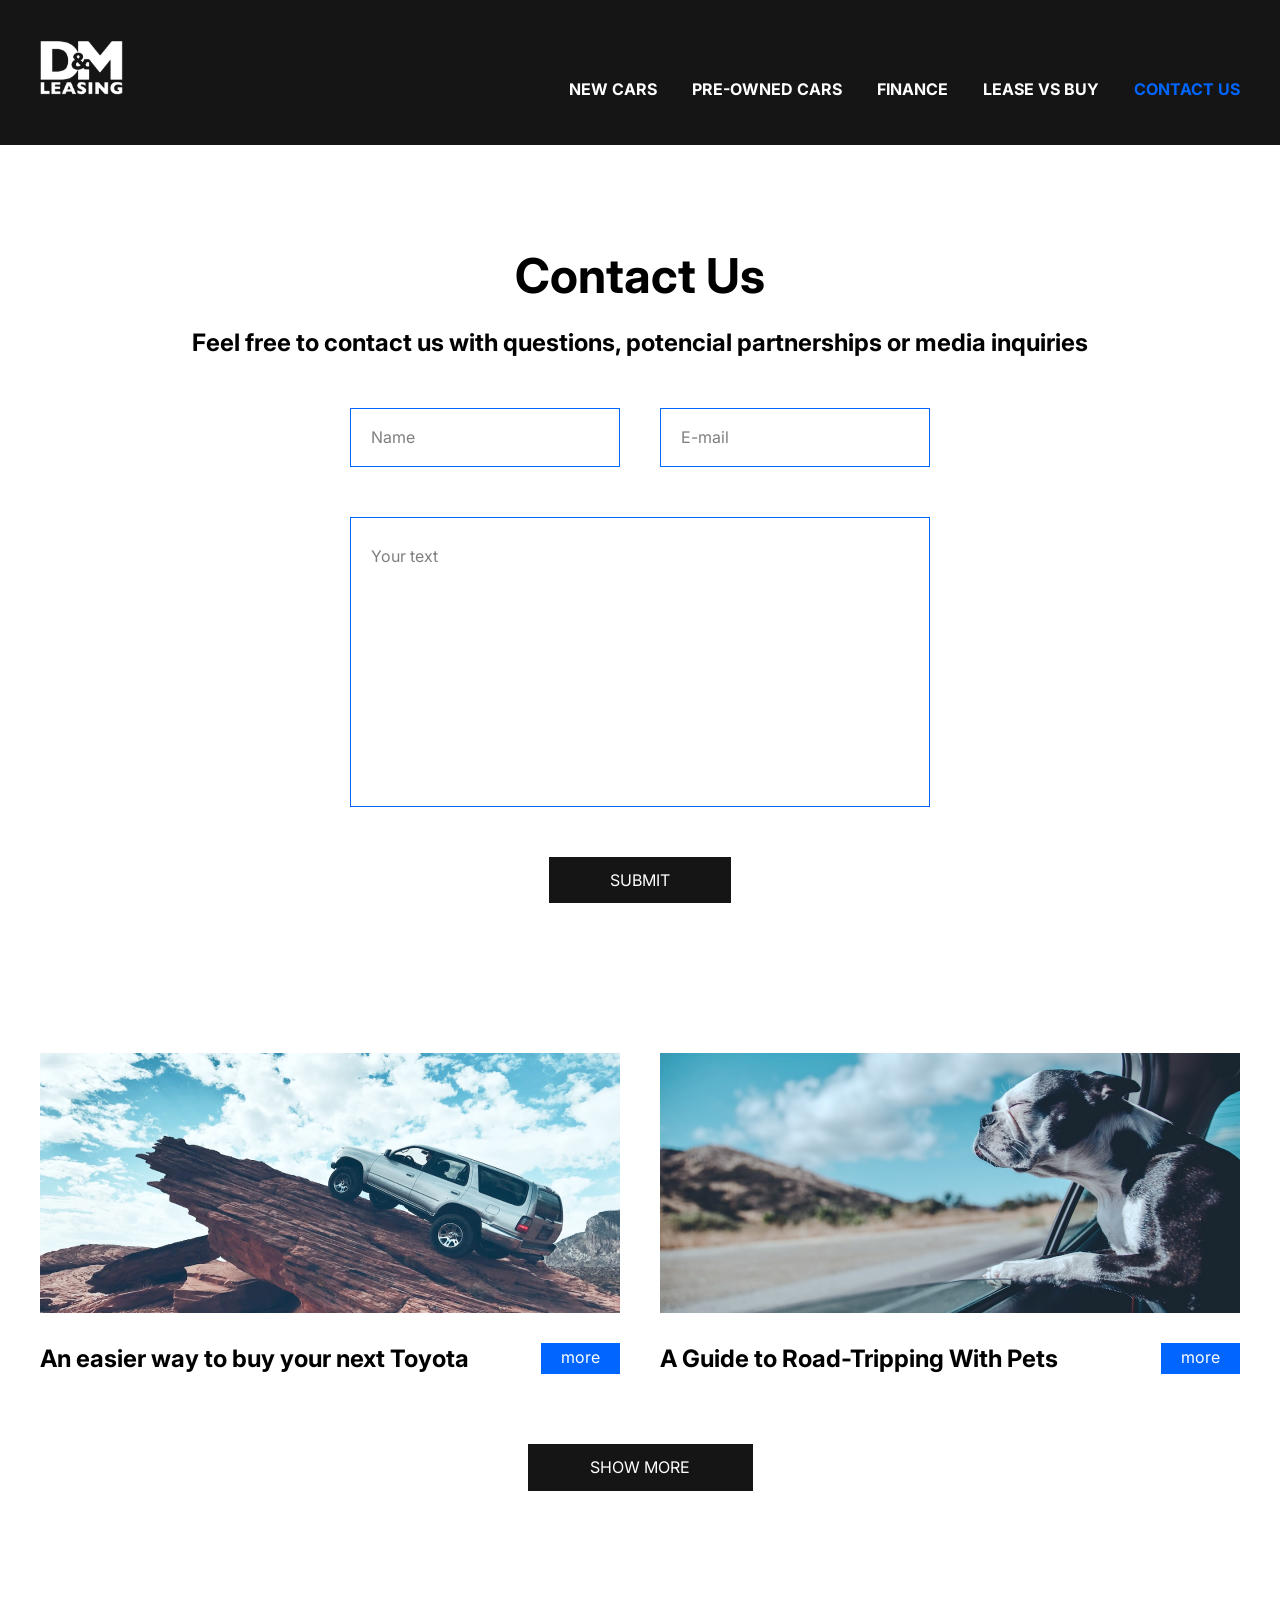
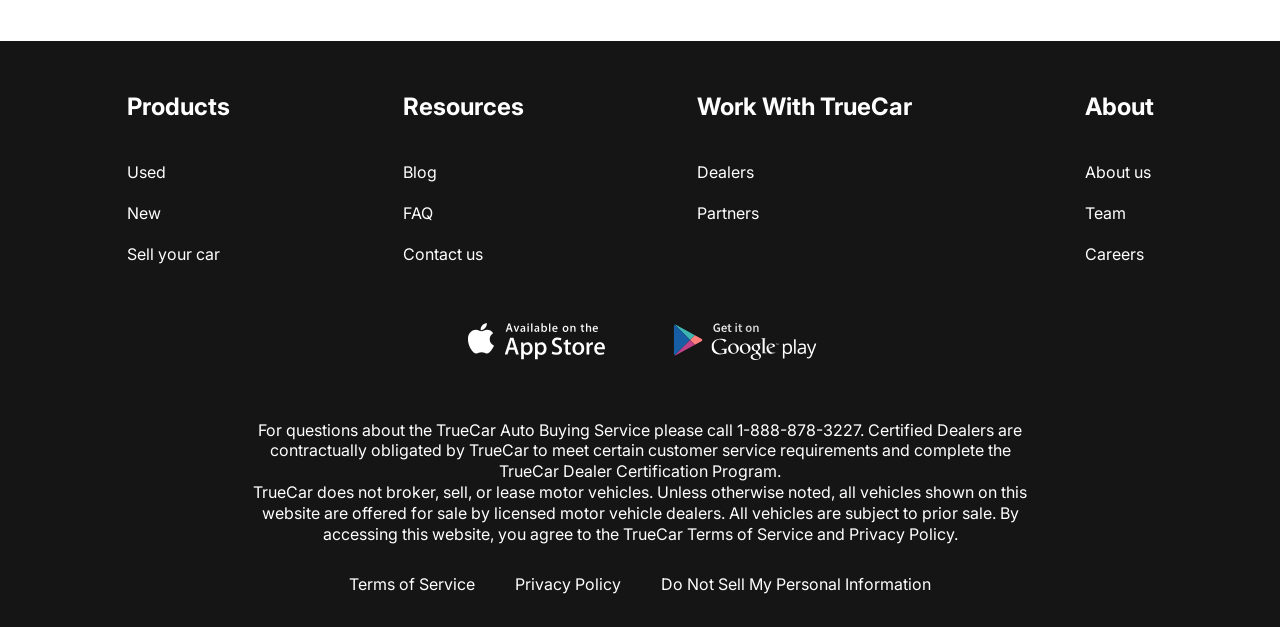
<file: contacts.html>
<!DOCTYPE html>
<html lang="en">

<head>
    <meta charset="UTF-8">
    <meta name="viewport" content="width=device-width, initial-scale=1.0">
    <title>Document</title>
    <link rel="preconnect" href="https://fonts.googleapis.com">
    <link rel="preconnect" href="https://fonts.gstatic.com" crossorigin>
    <link href="https://fonts.googleapis.com/css2?family=Inter:opsz,wght@14..32,100..900&display=swap" rel="stylesheet">
    <link rel="stylesheet" href="css/style.css">
</head>

<body>
    <div class="wrapper">
        <header class="header">
            <div class="container">
                <div class="header__inner">
                    <a href="index.html" class="logo">
                        <img class="logo__img" src="images/logo.svg" alt="">
                    </a>
                    <nav class="menu">
                        <button class="menu__btn">
                            <span></span>
                            <span></span>
                            <span></span>
                        </button>
                        <ul class="menu__list">
                            <li class="menu__list-item">
                                <a href="new-cars.html" class="menu__link">NEW CARS</a>
                            </li>
                            <li class="menu__list-item">
                                <a href="#" class="menu__link">PRE-OWNED CARS</a>
                            </li>
                            <li class="menu__list-item">
                                <a href="#" class="menu__link">FINANCE</a>
                            </li>
                            <li class="menu__list-item">
                                <a href="#" class="menu__link">LEASE VS BUY</a>
                            </li>
                            <li class="menu__list-item">
                                <a href="#" class="menu__link menu__link--active">CONTACT US</a>
                            </li>
                        </ul>
                    </nav>
                </div>
            </div>
        </header>
        <main class="main">
            <section class="contacts">
                <div class="container">
                    <h2 class="section-title contacts__title">Contact Us</h2>
                    <p class="contacts__text">
                        Feel free to contact us with questions, potencial partnerships or media inquiries
                    </p>
                    <form action="#" class="form">
                        <input class="form__input" type="text" placeholder="Name">
                        <input class="form__input" type="email" placeholder="E-mail">
                        <textarea class="form__textarea" placeholder="Your text"></textarea>
                        <button class="form__btn" type="submit">SUBMIT</button>
                    </form>
                </div>
            </section>
            <section class="blog">
                <div class="container">
                    <div class="blog__items">
                        <div class="blog__item">
                            <img src="images/blog-1.jpg" alt="" class="blog__item-img">
                            <h4 class="blog__item-title">
                                An easier way to buy your next Toyota
                            </h4>
                            <a href="#" class="blog__item-link">
                                more
                            </a>
                        </div>
                        <div class="blog__item">
                            <img src="images/blog-2.jpg" alt="" class="blog__item-img">
                            <h4 class="blog__item-title">
                                A Guide to Road-Tripping With Pets
                            </h4>
                            <a href="#" class="blog__item-link">
                                more
                            </a>
                        </div>
                    </div>
                    <a href="" class="showmore-link">SHOW MORE</a>
                </div>
            </section>
        </main>
        <footer class="footer">
            <div class="container">
                <nav class="footer__menu">
                    <ul class="footer__menu-list">
                        <li class="footer__menu-item">
                            <p href="#" class="footer__menu-title">Products</p>
                        </li>
                        <li class="footer__menu-item">
                            <a href="#" class="footer__menu-link">Used</a>
                        </li>
                        <li class="footer__menu-item">
                            <a href="#" class="footer__menu-link">New</a>
                        </li>
                        <li class="footer__menu-item">
                            <a href="#" class="footer__menu-link">Sell your car</a>
                        </li>
                    </ul>
                    <ul class="footer__menu-list">
                        <li class="footer__menu-item">
                            <p href="#" class="footer__menu-title">Resources</p>
                        </li>
                        <li class="footer__menu-item">
                            <a href="#" class="footer__menu-link">Blog</a>
                        </li>
                        <li class="footer__menu-item">
                            <a href="#" class="footer__menu-link">FAQ</a>
                        </li>
                        <li class="footer__menu-item">
                            <a href="#" class="footer__menu-link">Contact us</a>
                        </li>
                    </ul>
                    <ul class="footer__menu-list">
                        <li class="footer__menu-item">
                            <p href="#" class="footer__menu-title">Work With TrueCar</p>
                        </li>
                        <li class="footer__menu-item">
                            <a href="#" class="footer__menu-link">Dealers</a>
                        </li>
                        <li class="footer__menu-item">
                            <a href="#" class="footer__menu-link">Partners</a>
                        </li>
                    </ul>
                    <ul class="footer__menu-list">
                        <li class="footer__menu-item">
                            <p href="#" class="footer__menu-title">About</p>
                        </li>
                        <li class="footer__menu-item">
                            <a href="#" class="footer__menu-link">About us</a>
                        </li>
                        <li class="footer__menu-item">
                            <a href="#" class="footer__menu-link">Team</a>
                        </li>
                        <li class="footer__menu-item">
                            <a href="#" class="footer__menu-link">Careers</a>
                        </li>
                    </ul>
                </nav>
                <ul class="app">
                    <li class="app__item">
                        <a href="#" class="app__item-link">
                            <img class="app__item-img" src="images/appstore.svg" alt="">
                        </a>
                    </li>
                    <li class="app__item">
                        <a href="#" class="app__item-link">
                            <img class="app__item-img" src="images/googleplay.svg" alt="">
                        </a>
                    </li>
                </ul>
                <div class="footer__copy">
                    <p class="footer__copy-text">
                        For questions about the TrueCar Auto Buying Service please call
                        1-888-878-3227.
                        Certified Dealers are contractually obligated by TrueCar to meet certain customer service
                        requirements and complete the
                        TrueCar Dealer Certification Program.
                    </p>
                    <p class="footer__copy-text">
                        TrueCar does not broker, sell, or lease motor vehicles. Unless otherwise noted, all vehicles
                        shown on this website are
                        offered for sale by licensed motor vehicle dealers. All vehicles are subject to prior sale. By
                        accessing this website,
                        you agree to the TrueCar Terms of Service and Privacy Policy.
                    </p>
                </div>
                <nav class="copy__nav">
                    <ul class="copy__nav-list">
                        <li class="copy__nav-item">
                            <a href="#" class="copy__nav-link">Terms of Service</a>
                        </li>
                        <li class="copy__nav-item">
                            <a href="#" class="copy__nav-link">Privacy Policy</a>
                        </li>
                        <li class="copy__nav-item">
                            <a href="#" class="copy__nav-link">Do Not Sell My Personal Information</a>
                        </li>
                    </ul>
                </nav>
            </div>
        </footer>
    </div>
    <script src="js/script.js"></script>
</body>

</html>
</file>
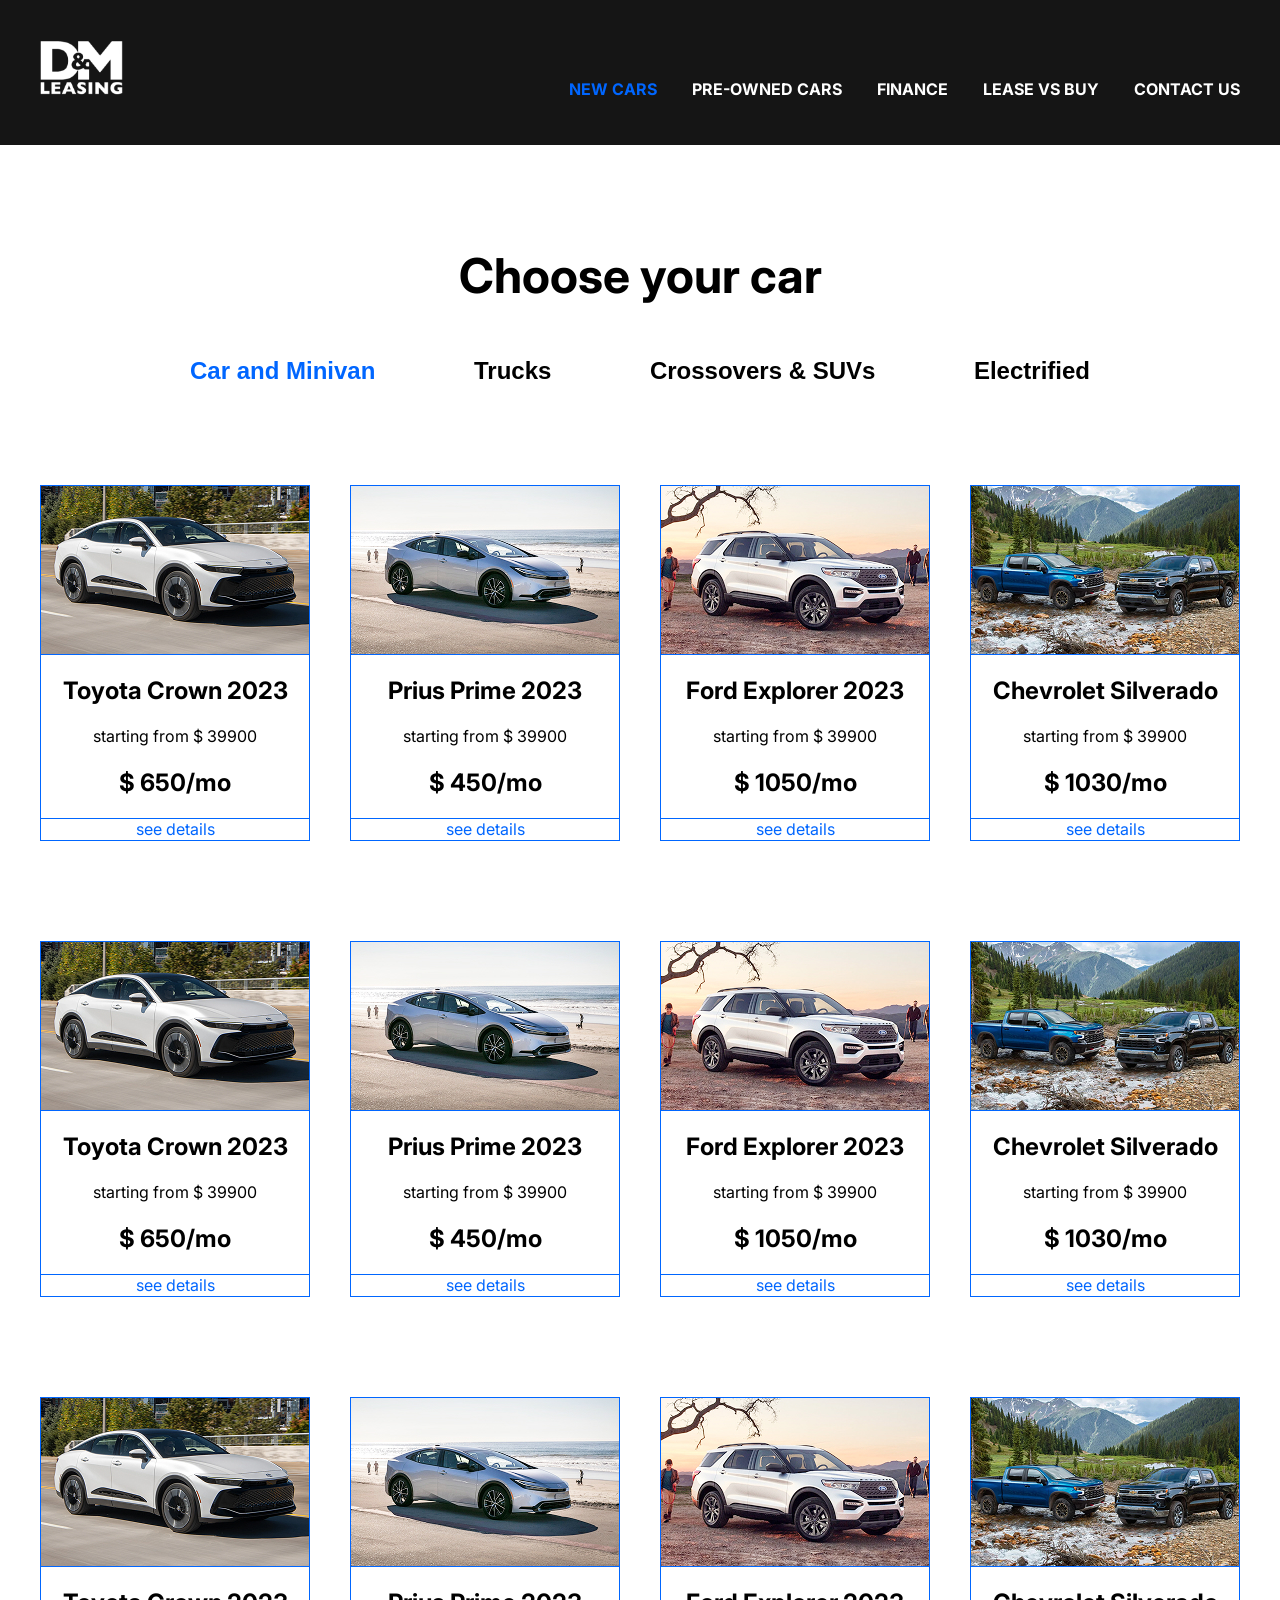
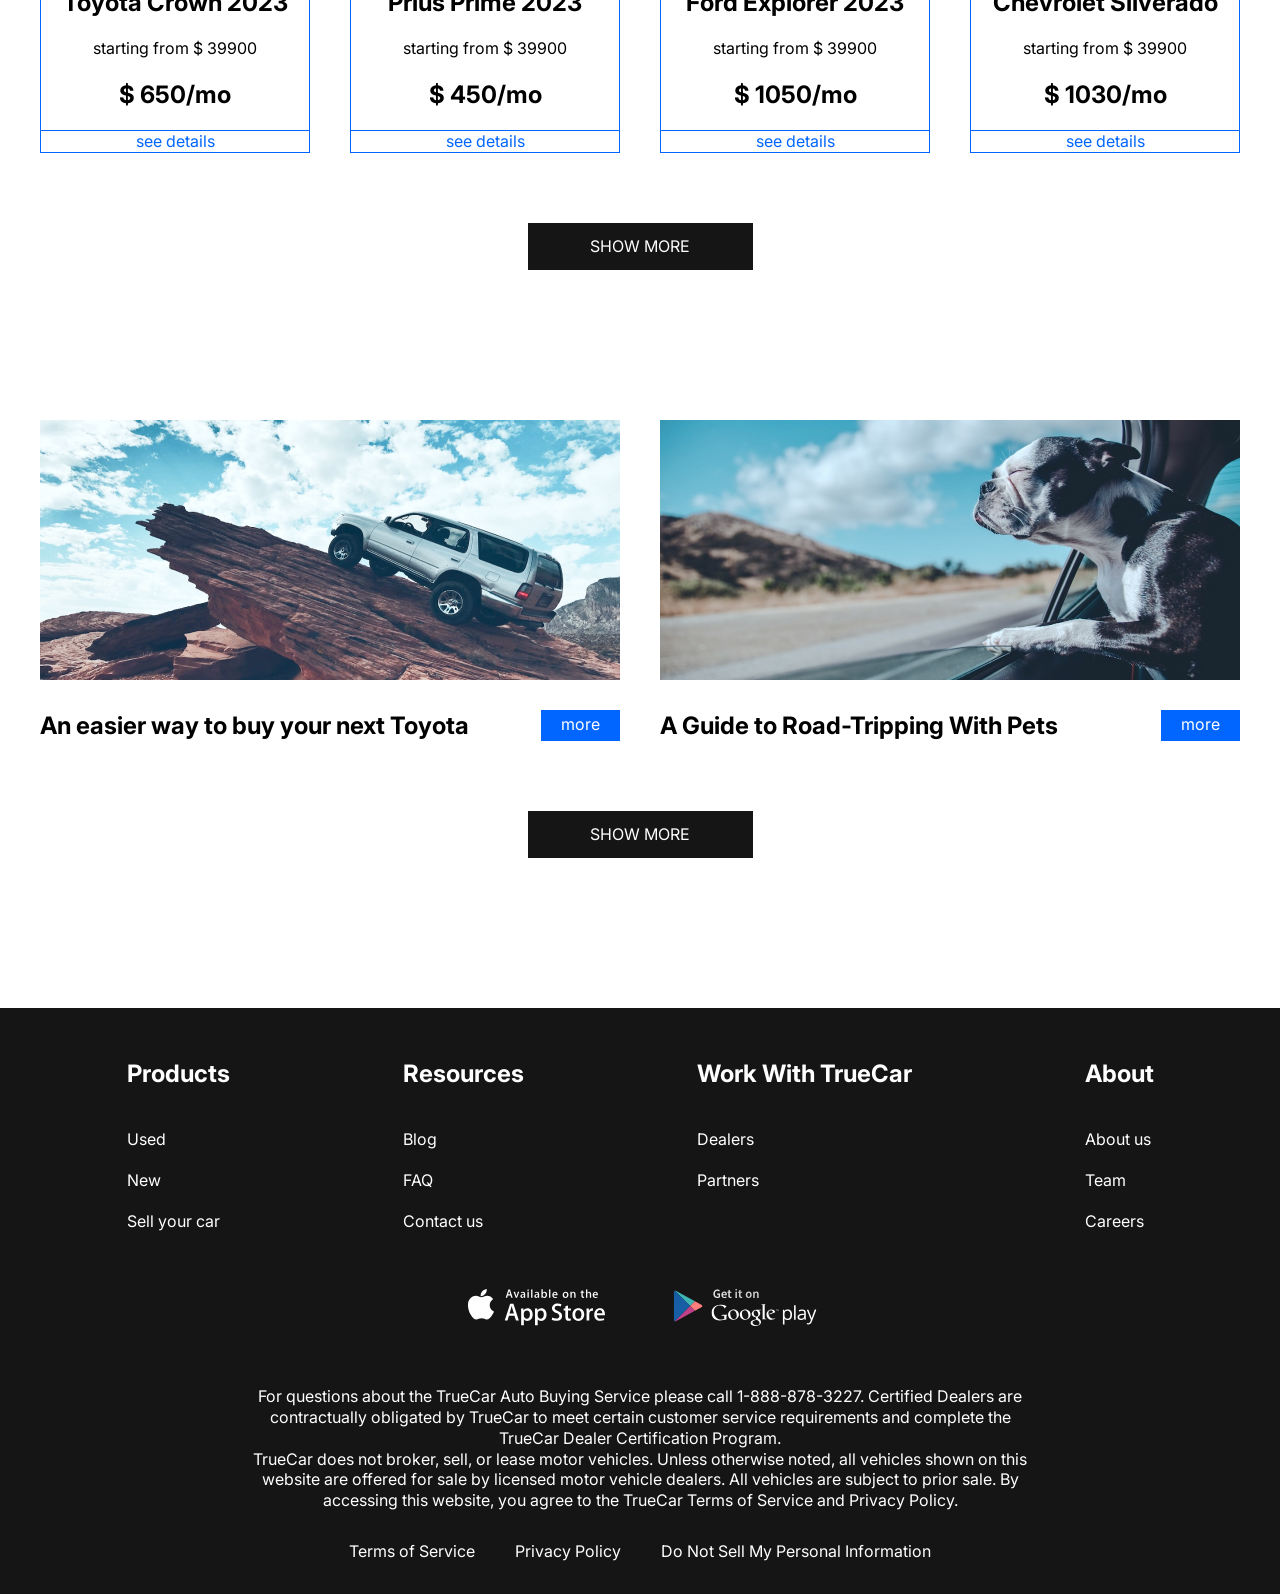
<file: new-cars.html>
<!DOCTYPE html>
<html lang="en">

<head>
    <meta charset="UTF-8">
    <meta name="viewport" content="width=device-width, initial-scale=1.0">
    <title>Document</title>
    <link rel="preconnect" href="https://fonts.googleapis.com">
    <link rel="preconnect" href="https://fonts.gstatic.com" crossorigin>
    <link href="https://fonts.googleapis.com/css2?family=Inter:opsz,wght@14..32,100..900&display=swap" rel="stylesheet">
    <link rel="stylesheet" href="css/style.css">
</head>

<body>
    <div class="wrapper">
        <header class="header">
            <div class="container">
                <div class="header__inner">
                    <a href="index.html" class="logo">
                        <img class="logo__img" src="images/logo.svg" alt="">
                    </a>
                    <nav class="menu">
                        <button class="menu__btn">
                            <span></span>
                            <span></span>
                            <span></span>
                        </button>
                        <ul class="menu__list">
                            <li class="menu__list-item">
                                <a href="#" class="menu__link menu__link--active">NEW CARS</a>
                            </li>
                            <li class="menu__list-item">
                                <a href="#" class="menu__link">PRE-OWNED CARS</a>
                            </li>
                            <li class="menu__list-item">
                                <a href="#" class="menu__link">FINANCE</a>
                            </li>
                            <li class="menu__list-item">
                                <a href="#" class="menu__link">LEASE VS BUY</a>
                            </li>
                            <li class="menu__list-item">
                                <a href="contacts.html" class="menu__link">CONTACT US</a>
                            </li>
                        </ul>
                    </nav>
                </div>
            </div>
        </header>
        <main class="main">

            <section class="choose">
                <div class="container">
                    <h2 class="section-title">
                        Choose your car
                    </h2>
                    <div class="tabs">
                        <div class="tabs__btn">
                            <button class="tabs__btn-item tabs__btn-item--active" data-button="content-1">Car and Minivan</button>
                            <button class="tabs__btn-item" data-button="content-2">Trucks</button>
                            <button class="tabs__btn-item" data-button="content-3">Crossovers & SUVs</button>
                            <button class="tabs__btn-item" data-button="content-4">Electrified</button>
                        </div>
                        <div class="tabs__content">
                            <div class="tabs__content-item tabs__content-item--active" id="content-1">
                                <div class="card">
                                    <img src="images/card-1.jpg" alt="" class="card__img">
                                    <div class="card__content">
                                        <h4 class="card__title">Toyota Crown 2023</h4>
                                        <p class="card__text">starting from $ 39900</p>
                                        <p class="card__price">$ 650/mo</p>
                                    </div>
                                    <a href="#" class="card__link">see details</a>
                                </div>
                                <div class="card">
                                    <img src="images/card-2.jpg" alt="" class="card__img">
                                    <div class="card__content">
                                    <h4 class="card__title">Prius Prime 2023</h4>
                                    <p class="card__text">starting from $ 39900</p>
                                    <p class="card__price">$ 450/mo</p>
                                    </div>
                                    <a href="#" class="card__link">see details</a>
                                </div>
                                <div class="card">
                                    <img src="images/card-3.jpg" alt="" class="card__img">
                                    <div class="card__content">
                                    <h4 class="card__title">Ford Explorer 2023</h4>
                                    <p class="card__text">starting from $ 39900</p>
                                    <p class="card__price">$ 1050/mo</p>
                                    </div>
                                    <a href="#" class="card__link">see details</a>
                                </div>
                                <div class="card">
                                    <img src="images/card-4.jpg" alt="" class="card__img">
                                    <div class="card__content">
                                    <h4 class="card__title">Chevrolet Silverado</h4>
                                    <p class="card__text">starting from $ 39900</p>
                                    <p class="card__price">$ 1030/mo</p>
                                    </div>
                                    <a href="#" class="card__link">see details</a>
                                </div>
                                <div class="card">
                                    <img src="images/card-1.jpg" alt="" class="card__img">
                                    <div class="card__content">
                                        <h4 class="card__title">Toyota Crown 2023</h4>
                                        <p class="card__text">starting from $ 39900</p>
                                        <p class="card__price">$ 650/mo</p>
                                    </div>
                                    <a href="#" class="card__link">see details</a>
                                </div>
                                <div class="card">
                                    <img src="images/card-2.jpg" alt="" class="card__img">
                                    <div class="card__content">
                                    <h4 class="card__title">Prius Prime 2023</h4>
                                    <p class="card__text">starting from $ 39900</p>
                                    <p class="card__price">$ 450/mo</p>
                                    </div>
                                    <a href="#" class="card__link">see details</a>
                                </div>
                                <div class="card">
                                    <img src="images/card-3.jpg" alt="" class="card__img">
                                    <div class="card__content">
                                    <h4 class="card__title">Ford Explorer 2023</h4>
                                    <p class="card__text">starting from $ 39900</p>
                                    <p class="card__price">$ 1050/mo</p>
                                    </div>
                                    <a href="#" class="card__link">see details</a>
                                </div>
                                <div class="card">
                                    <img src="images/card-4.jpg" alt="" class="card__img">
                                    <div class="card__content">
                                    <h4 class="card__title">Chevrolet Silverado</h4>
                                    <p class="card__text">starting from $ 39900</p>
                                    <p class="card__price">$ 1030/mo</p>
                                    </div>
                                    <a href="#" class="card__link">see details</a>
                                </div>
                                <div class="card">
                                    <img src="images/card-1.jpg" alt="" class="card__img">
                                    <div class="card__content">
                                        <h4 class="card__title">Toyota Crown 2023</h4>
                                        <p class="card__text">starting from $ 39900</p>
                                        <p class="card__price">$ 650/mo</p>
                                    </div>
                                    <a href="#" class="card__link">see details</a>
                                </div>
                                <div class="card">
                                    <img src="images/card-2.jpg" alt="" class="card__img">
                                    <div class="card__content">
                                    <h4 class="card__title">Prius Prime 2023</h4>
                                    <p class="card__text">starting from $ 39900</p>
                                    <p class="card__price">$ 450/mo</p>
                                    </div>
                                    <a href="#" class="card__link">see details</a>
                                </div>
                                <div class="card">
                                    <img src="images/card-3.jpg" alt="" class="card__img">
                                    <div class="card__content">
                                    <h4 class="card__title">Ford Explorer 2023</h4>
                                    <p class="card__text">starting from $ 39900</p>
                                    <p class="card__price">$ 1050/mo</p>
                                    </div>
                                    <a href="#" class="card__link">see details</a>
                                </div>
                                <div class="card">
                                    <img src="images/card-4.jpg" alt="" class="card__img">
                                    <div class="card__content">
                                    <h4 class="card__title">Chevrolet Silverado</h4>
                                    <p class="card__text">starting from $ 39900</p>
                                    <p class="card__price">$ 1030/mo</p>
                                    </div>
                                    <a href="#" class="card__link">see details</a>
                                </div>
                            </div>
                            <div class="tabs__content-item" id="content-2">
                                <div class="card">
                                    <img src="images/card-1.jpg" alt="" class="card__img">
                                    <div class="card__content">
                                        <h4 class="card__title">Toyota Crown 2023</h4>
                                        <p class="card__text">starting from $ 39900</p>
                                        <p class="card__price">$ 650/mo</p>
                                    </div>
                                    <a href="#" class="card__link">see details</a>
                                </div>
                                <div class="card">
                                    <img src="images/card-2.jpg" alt="" class="card__img">
                                    <div class="card__content">
                                        <h4 class="card__title">Prius Prime 2023</h4>
                                        <p class="card__text">starting from $ 39900</p>
                                        <p class="card__price">$ 450/mo</p>
                                    </div>
                                    <a href="#" class="card__link">see details</a>
                                </div>
                                <div class="card">
                                    <img src="images/card-3.jpg" alt="" class="card__img">
                                    <div class="card__content">
                                        <h4 class="card__title">Ford Explorer 2023</h4>
                                        <p class="card__text">starting from $ 39900</p>
                                        <p class="card__price">$ 1050/mo</p>
                                    </div>
                                    <a href="#" class="card__link">see details</a>
                                </div>
                                <div class="card">
                                    <img src="images/card-4.jpg" alt="" class="card__img">
                                    <div class="card__content">
                                        <h4 class="card__title">Chevrolet Silverado</h4>
                                        <p class="card__text">starting from $ 39900</p>
                                        <p class="card__price">$ 1030/mo</p>
                                    </div>
                                    <a href="#" class="card__link">see details</a>
                                </div>
                            </div>
                            <div class="tabs__content-item" id="content-3">
                                <div class="card">
                                    <img src="images/card-1.jpg" alt="" class="card__img">
                                    <div class="card__content">
                                        <h4 class="card__title">Toyota Crown 2023</h4>
                                        <p class="card__text">starting from $ 39900</p>
                                        <p class="card__price">$ 650/mo</p>
                                    </div>
                                    <a href="#" class="card__link">see details</a>
                                </div>
                                <div class="card">
                                    <img src="images/card-2.jpg" alt="" class="card__img">
                                    <div class="card__content">
                                        <h4 class="card__title">Prius Prime 2023</h4>
                                        <p class="card__text">starting from $ 39900</p>
                                        <p class="card__price">$ 450/mo</p>
                                    </div>
                                    <a href="#" class="card__link">see details</a>
                                </div>
                                <div class="card">
                                    <img src="images/card-3.jpg" alt="" class="card__img">
                                    <div class="card__content">
                                        <h4 class="card__title">Ford Explorer 2023</h4>
                                        <p class="card__text">starting from $ 39900</p>
                                        <p class="card__price">$ 1050/mo</p>
                                    </div>
                                    <a href="#" class="card__link">see details</a>
                                </div>
                                <div class="card">
                                    <img src="images/card-4.jpg" alt="" class="card__img">
                                    <div class="card__content">
                                        <h4 class="card__title">Chevrolet Silverado</h4>
                                        <p class="card__text">starting from $ 39900</p>
                                        <p class="card__price">$ 1030/mo</p>
                                    </div>
                                    <a href="#" class="card__link">see details</a>
                                </div><div class="card">
                                    <img src="images/card-1.jpg" alt="" class="card__img">
                                    <div class="card__content">
                                        <h4 class="card__title">Toyota Crown 2023</h4>
                                        <p class="card__text">starting from $ 39900</p>
                                        <p class="card__price">$ 650/mo</p>
                                    </div>
                                    <a href="#" class="card__link">see details</a>
                                </div>
                                <div class="card">
                                    <img src="images/card-2.jpg" alt="" class="card__img">
                                    <div class="card__content">
                                        <h4 class="card__title">Prius Prime 2023</h4>
                                        <p class="card__text">starting from $ 39900</p>
                                        <p class="card__price">$ 450/mo</p>
                                    </div>
                                    <a href="#" class="card__link">see details</a>
                                </div>
                                <div class="card">
                                    <img src="images/card-3.jpg" alt="" class="card__img">
                                    <div class="card__content">
                                        <h4 class="card__title">Ford Explorer 2023</h4>
                                        <p class="card__text">starting from $ 39900</p>
                                        <p class="card__price">$ 1050/mo</p>
                                    </div>
                                    <a href="#" class="card__link">see details</a>
                                </div>
                                <div class="card">
                                    <img src="images/card-4.jpg" alt="" class="card__img">
                                    <div class="card__content">
                                        <h4 class="card__title">Chevrolet Silverado</h4>
                                        <p class="card__text">starting from $ 39900</p>
                                        <p class="card__price">$ 1030/mo</p>
                                    </div>
                                    <a href="#" class="card__link">see details</a>
                                </div>
                            </div>
                            <div class="tabs__content-item" id="content-4">
                                <div class="card">
                                    <img src="images/card-1.jpg" alt="" class="card__img">
                                    <div class="card__content">
                                        <h4 class="card__title">Toyota Crown 2023</h4>
                                        <p class="card__text">starting from $ 39900</p>
                                        <p class="card__price">$ 650/mo</p>
                                    </div>
                                    <a href="#" class="card__link">see details</a>
                                </div>
                                <div class="card">
                                    <img src="images/card-2.jpg" alt="" class="card__img">
                                    <div class="card__content">
                                        <h4 class="card__title">Prius Prime 2023</h4>
                                        <p class="card__text">starting from $ 39900</p>
                                        <p class="card__price">$ 450/mo</p>
                                    </div>
                                    <a href="#" class="card__link">see details</a>
                                </div>
                                <div class="card">
                                    <img src="images/card-3.jpg" alt="" class="card__img">
                                    <div class="card__content">
                                        <h4 class="card__title">Ford Explorer 2023</h4>
                                        <p class="card__text">starting from $ 39900</p>
                                        <p class="card__price">$ 1050/mo</p>
                                    </div>
                                    <a href="#" class="card__link">see details</a>
                                </div>
                                <div class="card">
                                    <img src="images/card-4.jpg" alt="" class="card__img">
                                    <div class="card__content">
                                        <h4 class="card__title">Chevrolet Silverado</h4>
                                        <p class="card__text">starting from $ 39900</p>
                                        <p class="card__price">$ 1030/mo</p>
                                    </div>
                                    <a href="#" class="card__link">see details</a>
                                </div>
                            </div>
                        </div>
                    </div>
                    <a href="#" class="showmore-link">SHOW MORE</a>
                </div>
            </section>

            <section class="blog">
                <div class="container">
                    <div class="blog__items">
                        <div class="blog__item">
                            <img src="images/blog-1.jpg" alt="" class="blog__item-img">
                            <h4 class="blog__item-title">
                                An easier way to buy your next Toyota
                            </h4>
                            <a href="#" class="blog__item-link">
                                more
                            </a>
                        </div>
                        <div class="blog__item">
                            <img src="images/blog-2.jpg" alt="" class="blog__item-img">
                            <h4 class="blog__item-title">
                                A Guide to Road-Tripping With Pets
                            </h4>
                            <a href="#" class="blog__item-link">
                                more
                            </a>
                        </div>
                    </div>
                    <a href="#" class="showmore-link">SHOW MORE</a>
                </div>
            </section>
        </main>
        <footer class="footer">
            <div class="container">
                <nav class="footer__menu">
                    <ul class="footer__menu-list">
                        <li class="footer__menu-item">
                            <p href="#" class="footer__menu-title">Products</p>
                        </li>
                        <li class="footer__menu-item">
                            <a href="#" class="footer__menu-link">Used</a>
                        </li>
                        <li class="footer__menu-item">
                            <a href="#" class="footer__menu-link">New</a>
                        </li>
                        <li class="footer__menu-item">
                            <a href="#" class="footer__menu-link">Sell your car</a>
                        </li>
                    </ul>
                    <ul class="footer__menu-list">
                        <li class="footer__menu-item">
                            <p href="#" class="footer__menu-title">Resources</p>
                        </li>
                        <li class="footer__menu-item">
                            <a href="#" class="footer__menu-link">Blog</a>
                        </li>
                        <li class="footer__menu-item">
                            <a href="#" class="footer__menu-link">FAQ</a>
                        </li>
                        <li class="footer__menu-item">
                            <a href="contacts.html" class="footer__menu-link">Contact us</a>
                        </li>
                    </ul>
                    <ul class="footer__menu-list">
                        <li class="footer__menu-item">
                            <p href="#" class="footer__menu-title">Work With TrueCar</p>
                        </li>
                        <li class="footer__menu-item">
                            <a href="#" class="footer__menu-link">Dealers</a>
                        </li>
                        <li class="footer__menu-item">
                            <a href="#" class="footer__menu-link">Partners</a>
                        </li>
                    </ul>
                    <ul class="footer__menu-list">
                        <li class="footer__menu-item">
                            <p href="#" class="footer__menu-title">About</p>
                        </li>
                        <li class="footer__menu-item">
                            <a href="#" class="footer__menu-link">About us</a>
                        </li>
                        <li class="footer__menu-item">
                            <a href="#" class="footer__menu-link">Team</a>
                        </li>
                        <li class="footer__menu-item">
                            <a href="#" class="footer__menu-link">Careers</a>
                        </li>
                    </ul>
                </nav>
                <ul class="app">
                    <li class="app__item">
                        <a href="#" class="app__item-link">
                            <img class="app__item-img" src="images/appstore.svg" alt="">
                        </a>
                    </li>
                    <li class="app__item">
                        <a href="#" class="app__item-link">
                            <img class="app__item-img" src="images/googleplay.svg" alt="">
                        </a>
                    </li>
                </ul>
                <div class="footer__copy">
                    <p class="footer__copy-text">
                        For questions about the TrueCar Auto Buying Service please call
                        1-888-878-3227.
                        Certified Dealers are contractually obligated by TrueCar to meet certain customer service
                        requirements and complete the
                        TrueCar Dealer Certification Program.
                    </p>
                    <p class="footer__copy-text">
                        TrueCar does not broker, sell, or lease motor vehicles. Unless otherwise noted, all vehicles
                        shown on this website are
                        offered for sale by licensed motor vehicle dealers. All vehicles are subject to prior sale. By
                        accessing this website,
                        you agree to the TrueCar Terms of Service and Privacy Policy.
                    </p>
                </div>
                <nav class="copy__nav">
                    <ul class="copy__nav-list">
                        <li class="copy__nav-item">
                            <a href="#" class="copy__nav-link">Terms of Service</a>
                        </li>
                        <li class="copy__nav-item">
                            <a href="#" class="copy__nav-link">Privacy Policy</a>
                        </li>
                        <li class="copy__nav-item">
                            <a href="#" class="copy__nav-link">Do Not Sell My Personal Information</a>
                        </li>
                    </ul>
                </nav>
            </div>
        </footer>
    </div>
    <script src="js/script.js"></script>
</body>

</html>
</file>
<file: css/style.css>
html {
    box-sizing: border-box;
}

*,
*::after,
*::before {
    box-sizing: inherit;
    margin: 0;
    padding: 0;
}

ul {
    list-style: none;
}

a {
    text-decoration: none;
    color: inherit;
}

html,
body {
    height: 100%;
}

body {
    font-family: "Inter", sans-serif;
    font-size: 16px;
    font-weight: 400;
    line-height: 1.3;
}

.section-title {
    margin-bottom: 50px;
    font-size: 48px;
    font-weight: 700;
    text-align: center;
}

.wrapper {
    min-height: 100%;
    display: flex;
    flex-direction: column;
}

.container {
    max-width: 1220px;
    margin: 0 auto;
    padding: 0 10px;
}

.header {
    background-color: #151515;
}

.header-main {
    background-color: transparent;
    position: absolute;
    z-index: 10;
    left: 0;
    right: 0;
}

.header__inner {
    padding-top: 40px;
    padding-bottom: 45px;
    display: flex;
    justify-content: space-between;
    align-items: flex-end;
}

.menu__list {
    display: flex;
    gap: 35px;
}

.menu__link {
    color: #fff;
    text-transform: uppercase;
    font-weight: 700;
}

.menu__link--active {
    color: #0066FF;
}

.main {
    flex-grow: 1;
}

.top {
    color: #fff;
    text-align: center;
    padding-top: 250px;
    padding-bottom: 50px;
    position: absolute;
    z-index: 5;
    left: 0;
    right: 0;
}

.title {
    padding-bottom: 40px;
    font-size: 96px;
    font-weight: 700;
}

.top__link {
    display: inline-block;
    background-color: #151515;
    border: 1px solid #151515;
    padding: 23px;
    max-width: 430px;
    width: 100%;
    text-transform: uppercase;
    font-size: 36px;
    font-weight: 700;
}

.swiper::after {
    content: '';
    background: rgba(21, 21, 21, .3);
    position: absolute;
    z-index: 5;
    top: 0;
    left: 0;
    right: 0;
    bottom: 0;
}

.swiper-slide {
    background-repeat: no-repeat;
    background-size: cover;
    background-position: center;
    height: 100vh;
}

.swiper-pagination-bullet {
    width: 120px;
    height: 3px;
    background-color: #151515;
    border-radius: 0;
    opacity: 1;
    margin: 0 15px !important;
}

.swiper-pagination-bullet-active {
    height: 6px;
    background-color: #fff;
}

.swiper-pagination-bullets.swiper-pagination-horizontal {
    bottom: 50px;
}

.why-lease {
    padding: 150px 0;
}

.why-lease__list {
    display: grid;
    grid-template-columns: repeat(4, 1fr);
    gap: 40px;
    text-align: center;
}

.why-lease__img {
    margin-bottom: 30px;
}

.why-lease__title {
    font-size: 24px;
    font-weight: 700;
    margin-bottom: 30px;
}

.why-lease__text {
    text-align: left;
}

.how-does {
    padding-bottom: 150px;
}

.how-does__inner {
    max-width: 600px;
    margin: 0 auto;
}

.how-does__title {
    font-size: 24px;
    font-weight: 700;
    padding-top: 50px;
}

.how-does__list {
    padding: 50px 0 70px;
    counter-reset: myCounter;
}

.how-does__item {
    list-style-type: none;
    width: 270px;
    position: relative;
    margin-left: auto;
    box-sizing: content-box;
    padding: 19px 0 19px 240px;
    min-height: 63px;
}

.how-does__item+.how-does__item {
    margin-top: 40px;
}

.how-does__item::before {
    counter-increment: myCounter;
    content: counter(myCounter);
    display: flex;
    justify-content: center;
    align-items: center;
    background-color: #0066FF;
    font-size: 48px;
    font-weight: 700;
    color: #fff;
    width: 100px;
    height: 100px;
    border-radius: 50%;
    position: absolute;
    top: 0;
    left: 0;
}

.video {
    padding-bottom: 150px;
}

.video__title {
    margin-bottom: 20px;
}

.video-text {
    font-size: 24px;
    font-weight: 700;
    text-align: center;
    margin-bottom: 50px;
}

.video__content {
    display: block;
    margin: 0 auto;
}

.important {
    padding-bottom: 150px;
}

.important__title {
    margin-bottom: 20px;
}

.important__text {
    max-width: 580px;
    margin: 0 auto 50px;
}

.important__list {
    display: grid;
    grid-template-columns: repeat(4, 1fr);
}

.important__item-img {
    margin-bottom: 20px;
}

.footer {
    background-color: #151515;
    padding: 50px 0 32px;
    color: #fff;
}

.footer__menu {
    display: flex;
    justify-content: space-around;
    margin-bottom: 50px;
}

.footer__menu-list {
    max-width: 250px;
}

.footer__menu-title {
    font-size: 24px;
    font-weight: 700;
    padding-bottom: 20px;
}

.footer__menu-item+.footer__menu-item {
    padding-top: 20px;
}

.app {
    display: flex;
    justify-content: center;
    gap: 40px;
    margin-bottom: 50px;
}

.footer__copy {
    max-width: 800px;
    margin: 0 auto 30px;
    text-align: center;
}

.copy__nav-list {
    display: flex;
    justify-content: center;
    gap: 40px;
}

.contacts {
    padding: 100px 0 150px;
}

.contacts__title {
    margin-bottom: 20px;
}

.contacts__text {
    font-size: 24px;
    font-weight: 700;
    text-align: center;
    margin-bottom: 50px;
    padding: 0 100px;
}

form {
    max-width: 580px;
    margin: 0 auto;
    display: flex;
    justify-content: space-between;
    flex-wrap: wrap;
}

.form__input {
    width: 270px;
    padding: 18px 20px;
    display: inline-block;
    border: 1px solid #0066FF;
    margin-bottom: 50px;
    font-family: "Inter", sans-serif;
    font-size: 16px;
    font-weight: 400;
    line-height: 1.3;
    color: #000;
}

.form__input::placeholder,
.form__textarea::placeholder {
    font-family: "Inter", sans-serif;
    font-size: 16px;
    font-weight: 400;
    line-height: 1.3;
    color: #000;
    opacity: 0.5;
}

.form__textarea {
    width: 100%;
    resize: none;
    padding: 28px 20px;
    height: 290px;
    border: 1px solid #0066FF;
    font-family: "Inter", sans-serif;
    font-size: 16px;
    font-weight: 400;
    line-height: 1.3;
    color: #000;
    margin-bottom: 50px;
}

.form__btn {
    text-transform: uppercase;
    color: #fff;
    display: inline-block;
    padding: 13px 61px;
    background-color: #151515;
    margin: 0 auto;
    font-family: "Inter", sans-serif;
    font-size: 16px;
    font-weight: 400;
    border: none;
}

.blog {
    padding-bottom: 150px;
}

.blog__items {
    display: grid;
    grid-template-columns: repeat(2, 1fr);
    gap: 40px;
    margin-bottom: 70px;
}

.blog__item {
    display: flex;
    justify-content: space-between;
    flex-wrap: wrap;
}

.blog__item-img {
    margin-bottom: 30px;
    width: 100%;
}

.blog__item-title {
    flex-basis: 446px;
    font-size: 24px;
    font-weight: 700;
}

.blog__item-link {
    color: #fff;
    background-color: #0066FF;
    padding: 4px 20px;
}

.showmore-link {
    color: #fff;
    text-transform: uppercase;
    background-color: #151515;
    padding: 13px;
    width: 225px;
    text-align: center;
    margin: 0 auto;
    display: block;
}

.choose {
    padding: 100px 0 150px;
}

.tabs {
    margin-bottom: 70px;
}

.tabs__btn {
    padding: 0 150px 100px;
    display: flex;
    justify-content: space-between;
    gap: 80px;
}

.tabs__btn-item {
    font-size: 24px;
    font-weight: 700;
    cursor: pointer;
    border: none;
    background-color: transparent;
    padding: 0;
}

.tabs__btn-item--active {
    color: #0066FF;
}

.tabs__content-item {
    display: none;
    grid-template-columns: repeat(4, 1fr);
    gap: 100px 40px;
}

.tabs__content-item.tabs__content-item--active {
    display: grid;
}

.card {
    text-align: center;
}

.card__img {
    display: block;
    width: 100%;
}

.card__content {
    padding: 0 5px;
    border: 1px solid #0066FF;
    border-top: 0;
}

.card__title {
    padding-top: 20px;
    font-size: 24px;
    font-weight: 700;
    margin-bottom: 20px;
}

.card__text {
    margin-bottom: 20px;
}

.card__price {
    font-size: 24px;
    font-weight: 700;
    margin-bottom: 20px;
}

.card__link {
    display: block;
    color: #0066FF;
    border: 1px solid #0066FF;
    border-top: 0;
}

.menu__btn {
    width: 30px;
    height: 20px;
    display: none;
    flex-direction: column;
    justify-content: space-between;
    padding: 0;
    border: none;
    background-color: transparent;
    cursor: pointer;
}

.menu__btn span {
    height: 2px;
    background-color: #fff;
    width: 100%;
}


@media(max-width: 1180px) {
    .important__list {
        gap: 30px 20px;
    }

    .important__item-img {
        width: 100%;
    }

    .tabs__content-item {
        grid-template-columns: repeat(3, 1fr);
    }
}

@media(max-width: 1040px) {
    .video__content {
        width: 100%;
    }

    .tabs__btn {
        padding: 0 0 50px;
        gap: 20px;
    }
}

@media(max-width: 860px) {
    .menu__btn {
        display: flex;
    }

    .menu__btn,
    .logo {
        position: relative;
        z-index: 10;
    }


    .menu__list {
        position: absolute;
        z-index: 5;
        background-color: #151515;
        flex-direction: column;
        padding-top: 200px;
        height: 100vh;
        top: 0;
        left: 0;
        right: 0;
        bottom: 0;
        align-items: center;
        transform: translateY(-100%);
        transition: transform .3s ease-in-out;
    }

    .menu__list.menu__list--active {
        transform: translateY(0);
    }

    .why-lease__list {
        grid-template-columns: repeat(2, 1fr);
        gap: 20px;
    }

    .important__list {
        grid-template-columns: repeat(2, 1fr);
    }

    .tabs__content-item {
        grid-template-columns: repeat(2, 1fr);
    }
}

@media(max-width: 768px) {
    .title {
        font-size: 70px;
    }

    .top__link {
        max-width: 360px;
        font-size: 28px;
        padding: 16px;
    }

    .swiper-pagination-bullet {
        width: 60px;
    }

    .swiper-pagination-bullet-active {
        height: 4px;
    }

    .video__content {
        height: 400px;
    }

    .footer__menu {
        display: grid;
        grid-template-columns: repeat(2, 1fr);
        gap: 40px;
    }

    .footer__copy {
        max-width: 500px;
    }
}

@media(max-width: 650px) {
    .tabs__content-item {
        grid-template-columns: repeat(1, 1fr);
    }

    .tabs__btn-item {
        font-size: 18px;
    }

    .blog__items {
        grid-template-columns: repeat(1, 1fr);
    }

    .contacts {
        padding: 50px 0;
    }

    .form__input {
        width: 100%;
        margin-bottom: 30px;
    }

    .contacts__text {
        padding: 0;
    }
}

@media(max-width: 540px) {
    .title {
        font-size: 60px;
    }

    .top__link {
        font-size: 22px;
        max-width: 310px;
    }

    .swiper-pagination-bullet {
        width: 35px;
        margin: 0 10px !important;
    }

    .why-lease {
        padding: 50px 0;
    }

    .why-lease__list {
        grid-template-columns: repeat(1, 1fr);
    }

    .section-title {
        font-size: 34px;
    }

    .how-does {
        padding-bottom: 50px;
    }

    .how-does__list {
        padding: 30px 0 30px;
    }

    .video {
        padding-bottom: 50px;
    }

    .video__content {
        height: 200px;
    }

    .how-does__item {
        padding: 65px 0 19px 0;
        margin-right: auto;
    }

    .how-does__item::before {
        right: 0;
        margin: 0 auto;
        font-size: 32px;
        width: 50px;
        height: 50px;
    }

    .important {
        padding-bottom: 50px;
    }

    .important__list {
        grid-template-columns: repeat(1, 1fr);
    }

    .app {
        flex-direction: column;
        align-items: center;
    }

    .copy__nav-list {
        flex-direction: column;
        align-items: center;
        gap: 20px;
    }

    .blog {
        padding: 50px;
    }

    .blog__item-title {
        margin-bottom: 10px;
    }

    .blog__item-link {
        margin-left: auto;
    }

    .tabs__btn {
        flex-direction: column;
    }

    .choose {
        padding: 50px 0;
    }

    .tabs__content-item {
        gap: 40px;
    }
}
</file>
